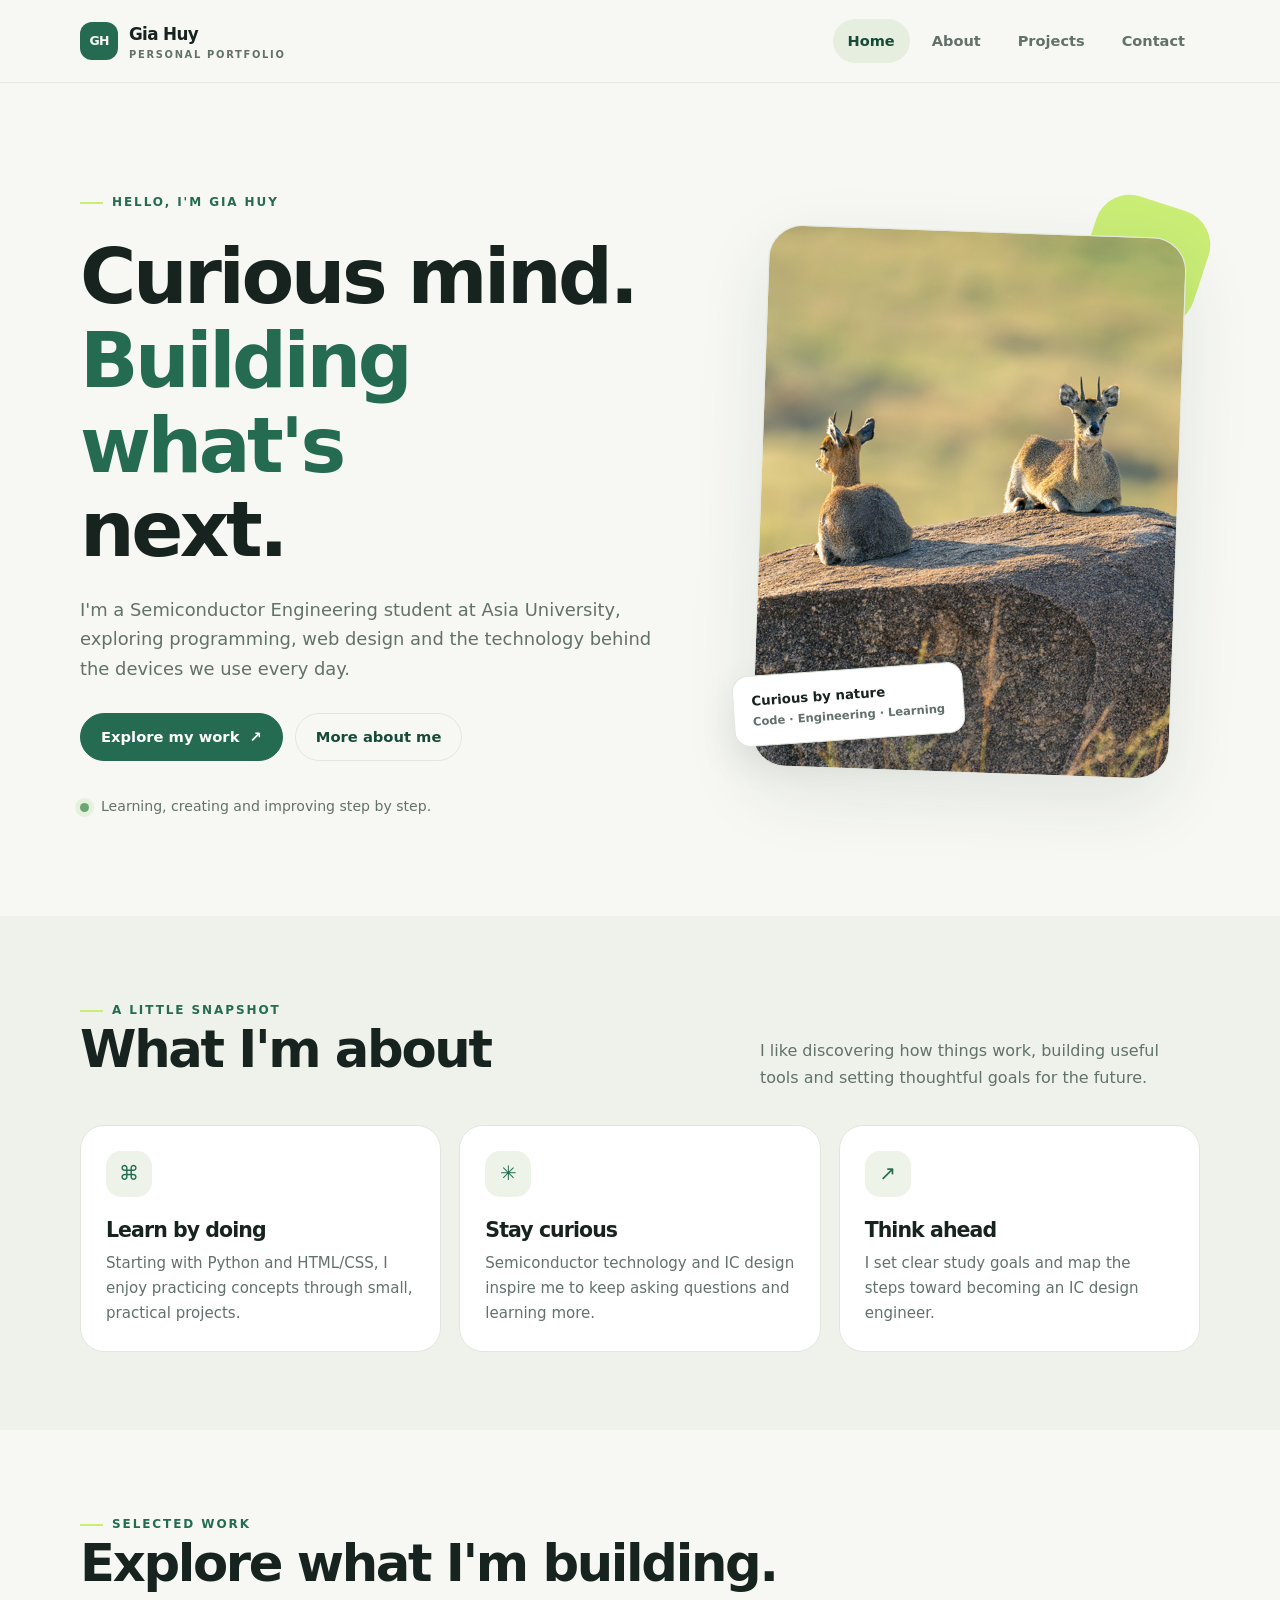
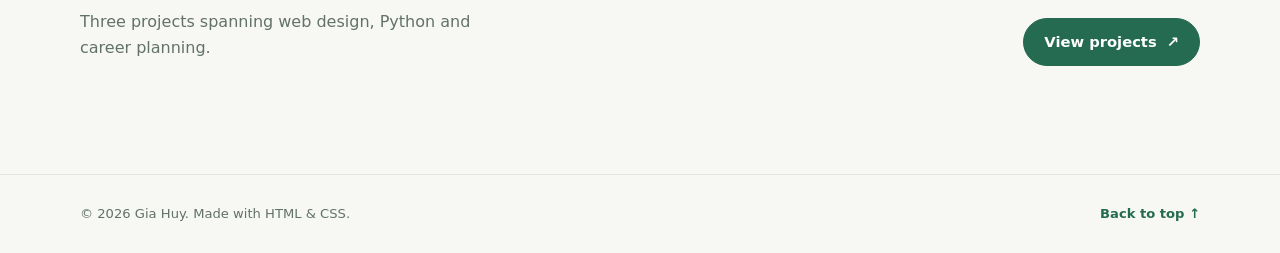
<file: Gia_Huy_Modern_Portfolio/index.html>
<!doctype html>
<html lang="en"><head>
<meta charset="utf-8"><meta name="viewport" content="width=device-width, initial-scale=1">
<title>Gia Huy | Personal Portfolio</title>
<meta name="description" content="Explore Gia Huy’s portfolio: semiconductor engineering, Python projects, web design and career goals."><meta name="theme-color" content="#f7f8f4">
<link rel="icon" type="image/svg+xml" href="assets/icons/favicon.svg"><link rel="stylesheet" href="styles.css">
</head><body>
<header class="site-header">
  <div class="container nav-wrap">
    <a class="brand" href="index.html" aria-label="Gia Huy portfolio homepage"><span class="brand-mark">GH</span><span>Gia Huy<small>Personal Portfolio</small></span></a>
    <nav class="nav-links" aria-label="Main navigation"><a href="index.html" class="active" aria-current="page">Home</a><a href="about.html">About</a><a href="projects.html">Projects</a><a href="contact.html">Contact</a></nav>
  </div>
</header>
<main id="top">
<section class="hero"><div class="container hero-grid">
  <div class="hero-copy">
    <span class="eyebrow">Hello, I'm Gia Huy</span>
    <h1>Curious mind.<br><span class="accent">Building what's</span><br>next.</h1>
    <p class="lead">I'm a Semiconductor Engineering student at Asia University, exploring programming, web design and the technology behind the devices we use every day.</p>
    <div class="hero-actions"><a class="button" href="projects.html">Explore my work <span aria-hidden="true">↗</span></a><a class="button secondary" href="about.html">More about me</a></div>
    <div class="hero-note"><span class="status-dot" aria-hidden="true"></span>Learning, creating and improving step by step.</div>
  </div>
  <div class="portrait-stage"><span class="decor" aria-hidden="true"></span>
    <div class="portrait-card hero-photo"><img src="assets/images/profile-wildlife.jpg" width="1080" height="1920" alt="Two small antelopes resting on a rock in a grassy landscape"></div>
    <div class="float-tag">Curious by nature<span>Code · Engineering · Learning</span></div>
  </div>
</div></section>
<section class="section tinted-section"><div class="container">
  <div class="section-top"><div><span class="eyebrow">A little snapshot</span><h2>What I'm about</h2></div><p>I like discovering how things work, building useful tools and setting thoughtful goals for the future.</p></div>
  <div class="feature-grid">
    <article class="soft-panel feature-card"><div class="feature-icon" aria-hidden="true">⌘</div><h3>Learn by doing</h3><p>Starting with Python and HTML/CSS, I enjoy practicing concepts through small, practical projects.</p></article>
    <article class="soft-panel feature-card"><div class="feature-icon" aria-hidden="true">✳</div><h3>Stay curious</h3><p>Semiconductor technology and IC design inspire me to keep asking questions and learning more.</p></article>
    <article class="soft-panel feature-card"><div class="feature-icon" aria-hidden="true">↗</div><h3>Think ahead</h3><p>I set clear study goals and map the steps toward becoming an IC design engineer.</p></article>
  </div>
</div></section>
<section class="section"><div class="container section-top"><div><span class="eyebrow">Selected work</span><h2>Explore what I'm building.</h2><p>Three projects spanning web design, Python and career planning.</p></div><a class="button" href="projects.html">View projects <span aria-hidden="true">↗</span></a></div></section></main>
<footer class="site-footer"><div class="container footer-wrap"><p>© 2026 Gia Huy. Made with HTML &amp; CSS.</p><a class="footer-top" href="#top">Back to top ↑</a></div></footer>
</body></html>
</file>
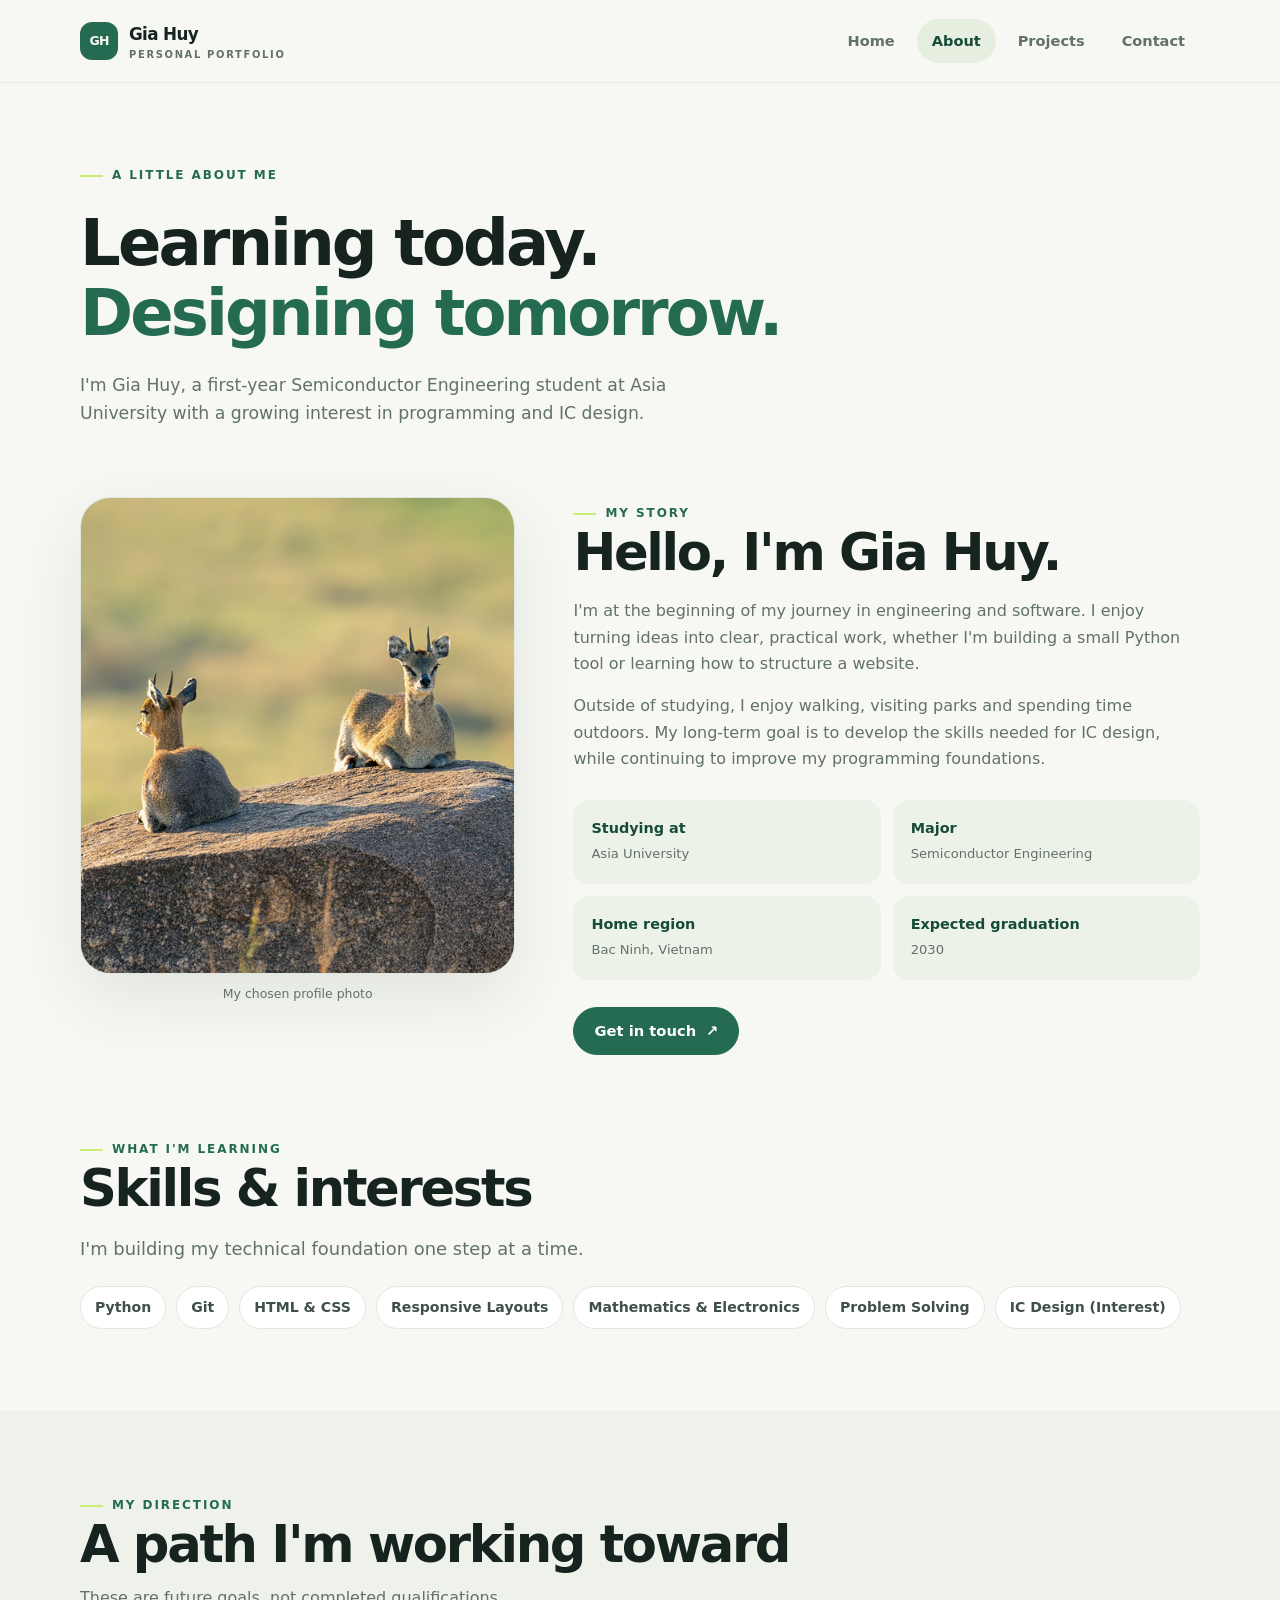
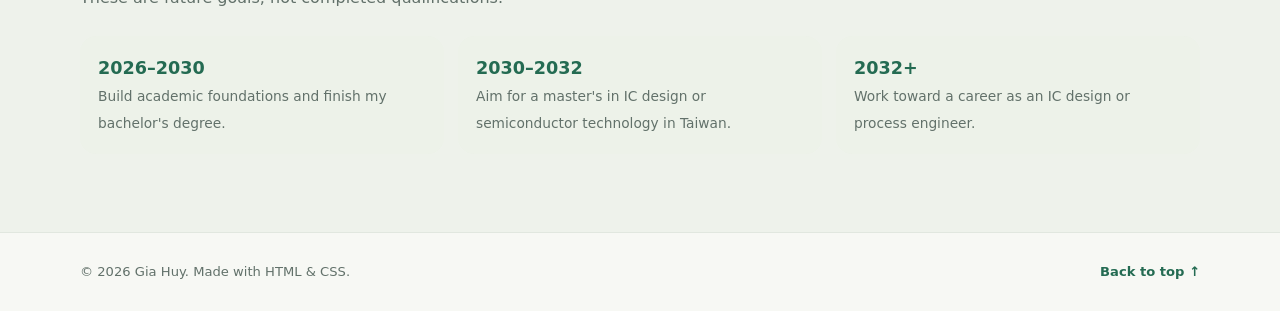
<file: Gia_Huy_Modern_Portfolio/about.html>
<!doctype html>
<html lang="en"><head>
<meta charset="utf-8"><meta name="viewport" content="width=device-width, initial-scale=1">
<title>About Gia Huy | Personal Portfolio</title>
<meta name="description" content="Meet Gia Huy, a Semiconductor Engineering student at Asia University. Discover interests, skills and future IC design goals."><meta name="theme-color" content="#f7f8f4">
<link rel="icon" type="image/svg+xml" href="assets/icons/favicon.svg"><link rel="stylesheet" href="styles.css">
</head><body>
<header class="site-header">
  <div class="container nav-wrap">
    <a class="brand" href="index.html" aria-label="Gia Huy portfolio homepage"><span class="brand-mark">GH</span><span>Gia Huy<small>Personal Portfolio</small></span></a>
    <nav class="nav-links" aria-label="Main navigation"><a href="index.html">Home</a><a href="about.html" class="active" aria-current="page">About</a><a href="projects.html">Projects</a><a href="contact.html">Contact</a></nav>
  </div>
</header>
<main id="top">
<section class="container page-intro"><span class="eyebrow">A little about me</span>
<h1>Learning today.<br><span class="accent">Designing tomorrow.</span></h1><p>I'm Gia Huy, a first-year Semiconductor Engineering student at Asia University with a growing interest in programming and IC design.</p></section>
<section class="container about-grid">
 <div><div class="about-photo"><img src="assets/images/profile-wildlife.jpg" width="1080" height="1920" alt="Wildlife photograph used as Gia Huy's chosen profile image"></div><span class="photo-caption">My chosen profile photo</span></div>
 <div class="about-copy"><span class="eyebrow">My story</span><h2>Hello, I'm Gia Huy.</h2>
 <p>I'm at the beginning of my journey in engineering and software. I enjoy turning ideas into clear, practical work, whether I'm building a small Python tool or learning how to structure a website.</p>
 <p>Outside of studying, I enjoy walking, visiting parks and spending time outdoors. My long-term goal is to develop the skills needed for IC design, while continuing to improve my programming foundations.</p>
 <div class="fact-row"><div class="fact"><strong>Studying at</strong><span>Asia University</span></div><div class="fact"><strong>Major</strong><span>Semiconductor Engineering</span></div><div class="fact"><strong>Home region</strong><span>Bac Ninh, Vietnam</span></div><div class="fact"><strong>Expected graduation</strong><span>2030</span></div></div>
 <a class="button" href="contact.html">Get in touch <span aria-hidden="true">↗</span></a></div>
</section>
<section class="container skill-section"><span class="eyebrow">What I'm learning</span><h2>Skills &amp; interests</h2><p class="lead">I'm building my technical foundation one step at a time.</p>
<div class="skill-list" aria-label="Skills"><span class="skill-chip">Python</span><span class="skill-chip">Git</span><span class="skill-chip">HTML &amp; CSS</span><span class="skill-chip">Responsive Layouts</span><span class="skill-chip">Mathematics &amp; Electronics</span><span class="skill-chip">Problem Solving</span><span class="skill-chip">IC Design (Interest)</span></div></section>
<section class="section tinted-section"><div class="container"><span class="eyebrow">My direction</span><h2>A path I'm working toward</h2><p class="section-note">These are future goals, not completed qualifications.</p>
<div class="milestones"><div class="milestone"><strong>2026–2030</strong><span>Build academic foundations and finish my bachelor's degree.</span></div><div class="milestone"><strong>2030–2032</strong><span>Aim for a master's in IC design or semiconductor technology in Taiwan.</span></div><div class="milestone"><strong>2032+</strong><span>Work toward a career as an IC design or process engineer.</span></div></div></div></section></main>
<footer class="site-footer"><div class="container footer-wrap"><p>© 2026 Gia Huy. Made with HTML &amp; CSS.</p><a class="footer-top" href="#top">Back to top ↑</a></div></footer>
</body></html>
</file>
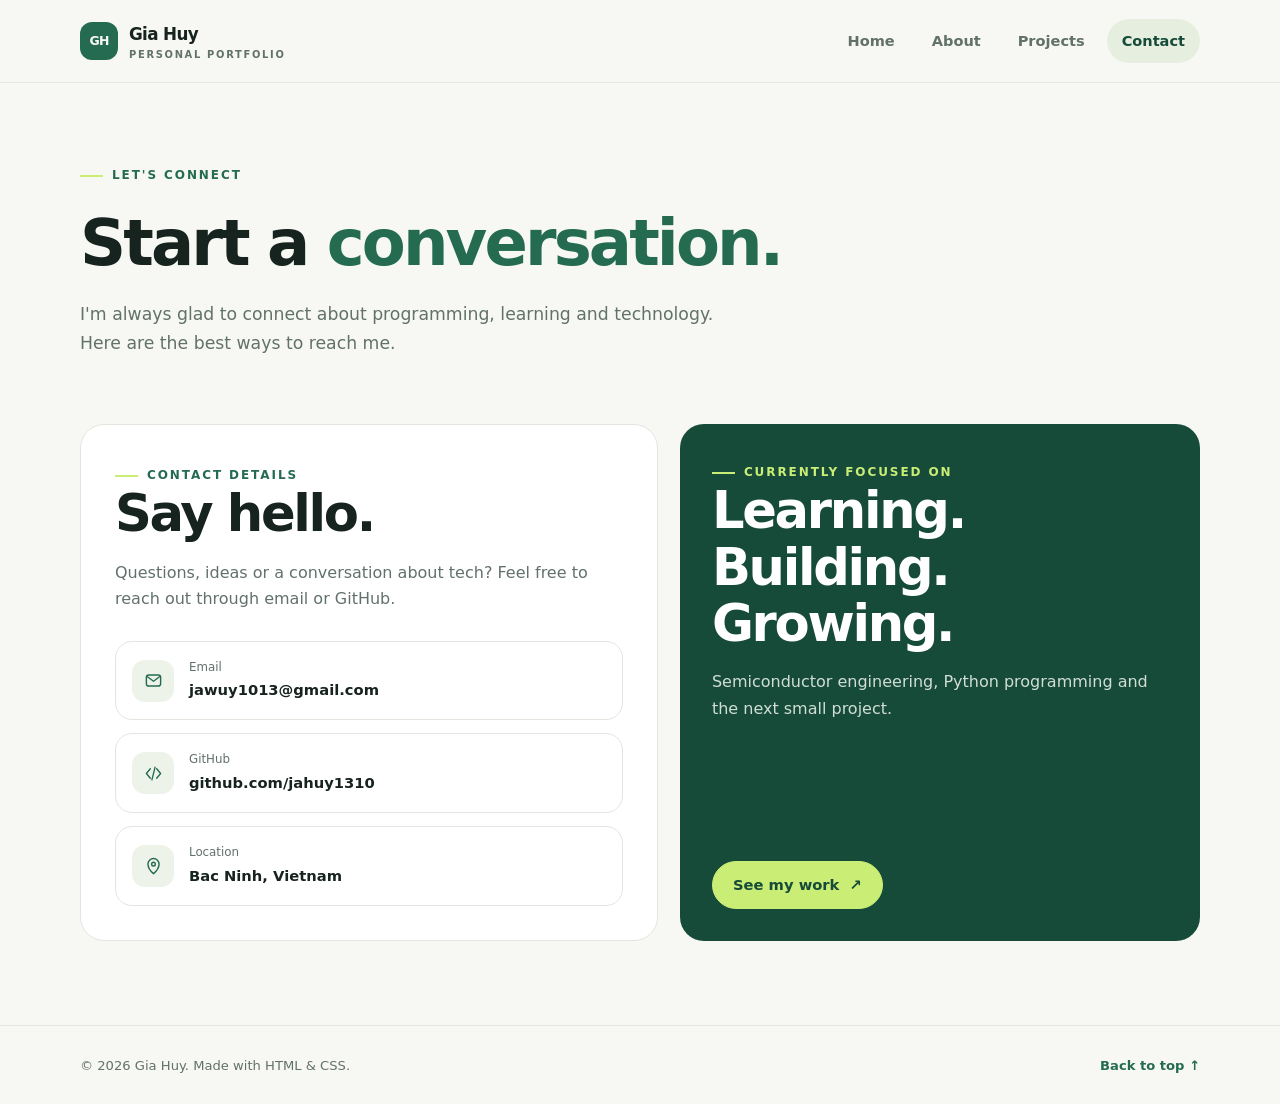
<file: Gia_Huy_Modern_Portfolio/contact.html>
<!doctype html>
<html lang="en"><head>
<meta charset="utf-8"><meta name="viewport" content="width=device-width, initial-scale=1">
<title>Contact Gia Huy | Personal Portfolio</title>
<meta name="description" content="Get in touch with Gia Huy by email or GitHub and explore his software and engineering interests."><meta name="theme-color" content="#f7f8f4">
<link rel="icon" type="image/svg+xml" href="assets/icons/favicon.svg"><link rel="stylesheet" href="styles.css">
</head><body>
<header class="site-header">
  <div class="container nav-wrap">
    <a class="brand" href="index.html" aria-label="Gia Huy portfolio homepage"><span class="brand-mark">GH</span><span>Gia Huy<small>Personal Portfolio</small></span></a>
    <nav class="nav-links" aria-label="Main navigation"><a href="index.html">Home</a><a href="about.html">About</a><a href="projects.html">Projects</a><a href="contact.html" class="active" aria-current="page">Contact</a></nav>
  </div>
</header>
<main id="top">
<section class="container page-intro"><span class="eyebrow">Let's connect</span><h1>Start a <span class="accent">conversation.</span></h1>
<p>I'm always glad to connect about programming, learning and technology. Here are the best ways to reach me.</p></section>
<section class="container contact-layout">
 <div class="soft-panel contact-main"><span class="eyebrow">Contact details</span><h2>Say hello.</h2><p>Questions, ideas or a conversation about tech? Feel free to reach out through email or GitHub.</p>
 <div class="contact-list">
  <a class="contact-item" href="mailto:jawuy1013@gmail.com"><span class="contact-icon" aria-hidden="true"><svg viewBox="0 0 24 24" fill="none" stroke="currentColor" stroke-width="1.8" stroke-linejoin="round"><rect x="3" y="5" width="18" height="14" rx="3"/><path d="m4 7 8 6 8-6"/></svg></span><span><small>Email</small><strong>jawuy1013@gmail.com</strong></span></a>
  <a class="contact-item" href="https://github.com/jahuy1310" target="_blank" rel="noopener noreferrer"><span class="contact-icon" aria-hidden="true"><svg viewBox="0 0 24 24" fill="none" stroke="currentColor" stroke-width="1.7" stroke-linecap="round" stroke-linejoin="round"><path d="M8 6 3 12l5 6M16 6l5 6-5 6M14 4l-4 16"/></svg></span><span><small>GitHub</small><strong>github.com/jahuy1310</strong></span></a>
  <div class="contact-item static"><span class="contact-icon" aria-hidden="true"><svg viewBox="0 0 24 24" fill="none" stroke="currentColor" stroke-width="1.8" stroke-linecap="round"><path d="M12 21s-7-6.1-7-12a7 7 0 0 1 14 0c0 5.9-7 12-7 12Z"/><circle cx="12" cy="9" r="2.3"/></svg></span><span><small>Location</small><strong>Bac Ninh, Vietnam</strong></span></div>
 </div></div>
 <div class="availability-card"><div><span class="eyebrow">Currently focused on</span><h2>Learning.<br>Building.<br>Growing.</h2><p>Semiconductor engineering, Python programming and the next small project.</p></div><a class="button" href="projects.html">See my work <span aria-hidden="true">↗</span></a></div>
</section></main>
<footer class="site-footer"><div class="container footer-wrap"><p>© 2026 Gia Huy. Made with HTML &amp; CSS.</p><a class="footer-top" href="#top">Back to top ↑</a></div></footer>
</body></html>
</file>
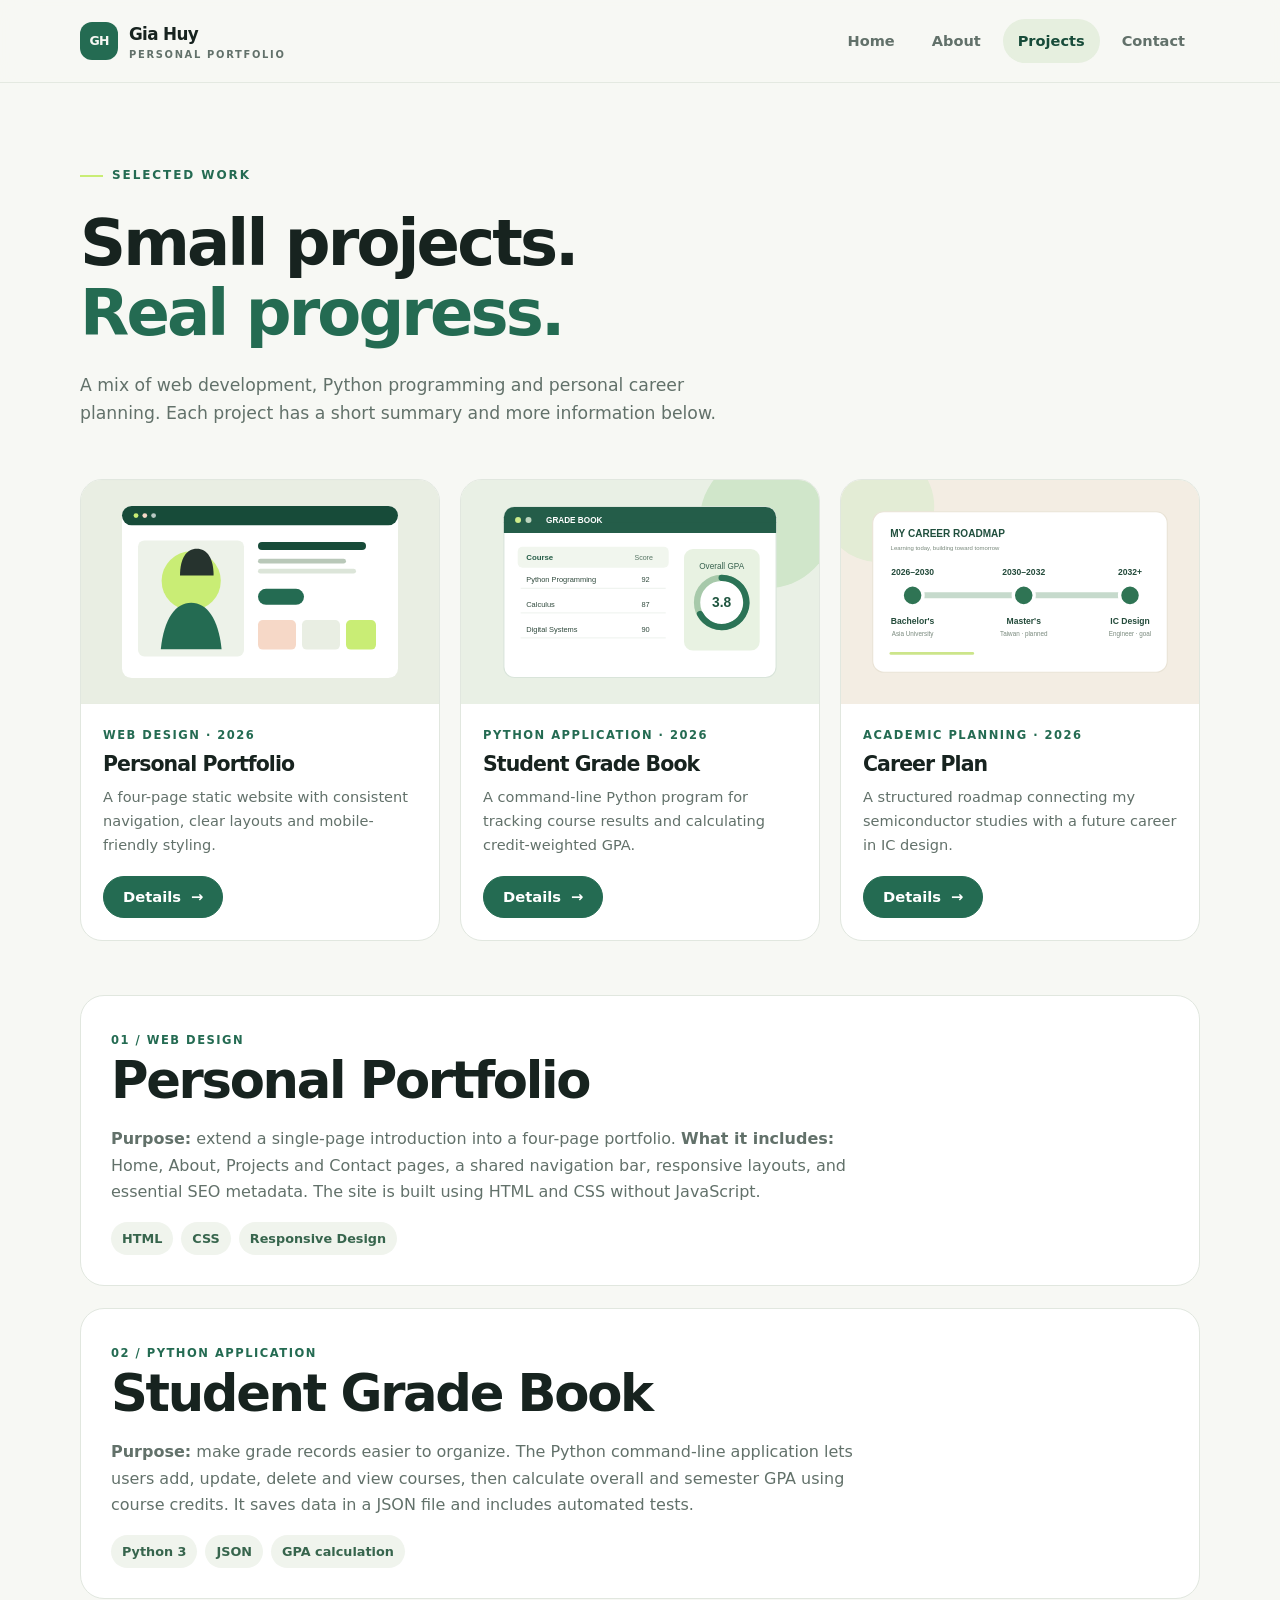
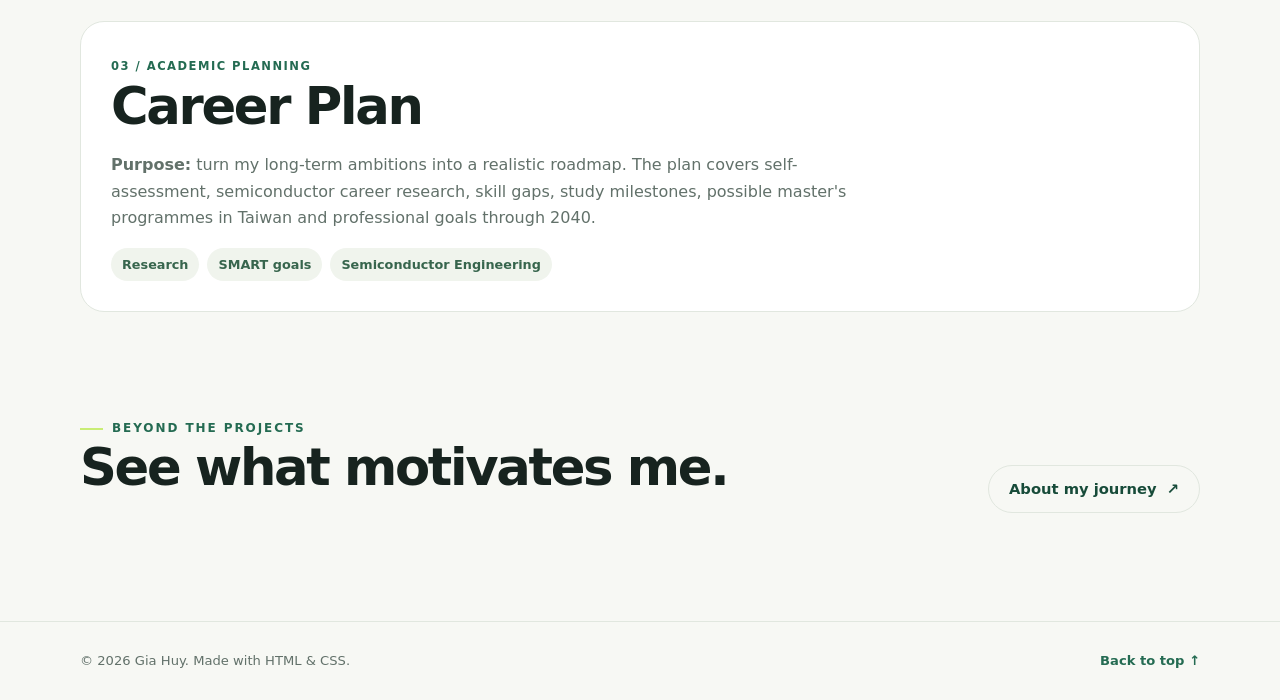
<file: Gia_Huy_Modern_Portfolio/projects.html>
<!doctype html>
<html lang="en"><head>
<meta charset="utf-8"><meta name="viewport" content="width=device-width, initial-scale=1">
<title>Projects | Gia Huy Portfolio</title>
<meta name="description" content="Explore three Gia Huy projects: a responsive personal portfolio, Python Student Grade Book and an IC design career plan."><meta name="theme-color" content="#f7f8f4">
<link rel="icon" type="image/svg+xml" href="assets/icons/favicon.svg"><link rel="stylesheet" href="styles.css">
</head><body>
<header class="site-header">
  <div class="container nav-wrap">
    <a class="brand" href="index.html" aria-label="Gia Huy portfolio homepage"><span class="brand-mark">GH</span><span>Gia Huy<small>Personal Portfolio</small></span></a>
    <nav class="nav-links" aria-label="Main navigation"><a href="index.html">Home</a><a href="about.html">About</a><a href="projects.html" class="active" aria-current="page">Projects</a><a href="contact.html">Contact</a></nav>
  </div>
</header>
<main id="top">
<section class="container page-intro"><span class="eyebrow">Selected work</span><h1>Small projects.<br><span class="accent">Real progress.</span></h1>
<p>A mix of web development, Python programming and personal career planning. Each project has a short summary and more information below.</p></section>
<section class="container project-grid" aria-label="Project cards">
 <article class="project-card"><img src="assets/images/project-portfolio.svg" alt="Illustration of a clean portfolio website layout"><div class="project-content"><span class="project-type">Web design · 2026</span><h3>Personal Portfolio</h3><p>A four-page static website with consistent navigation, clear layouts and mobile-friendly styling.</p><a class="button" href="#project-portfolio">Details <span aria-hidden="true">→</span></a></div></article>
 <article class="project-card"><img src="assets/images/project-gradebook.svg" alt="Illustration of a grade table and GPA result"><div class="project-content"><span class="project-type">Python application · 2026</span><h3>Student Grade Book</h3><p>A command-line Python program for tracking course results and calculating credit-weighted GPA.</p><a class="button" href="#project-gradebook">Details <span aria-hidden="true">→</span></a></div></article>
 <article class="project-card"><img src="assets/images/project-career.svg" alt="Illustration of education and career milestones on a timeline"><div class="project-content"><span class="project-type">Academic planning · 2026</span><h3>Career Plan</h3><p>A structured roadmap connecting my semiconductor studies with a future career in IC design.</p><a class="button" href="#project-career">Details <span aria-hidden="true">→</span></a></div></article>
</section>
<section class="container" aria-label="Project details">
 <article class="soft-panel project-details" id="project-portfolio"><span class="project-type">01 / Web design</span><h2>Personal Portfolio</h2><p><strong>Purpose:</strong> extend a single-page introduction into a four-page portfolio. <strong>What it includes:</strong> Home, About, Projects and Contact pages, a shared navigation bar, responsive layouts, and essential SEO metadata. The site is built using HTML and CSS without JavaScript.</p><div class="detail-tags"><span>HTML</span><span>CSS</span><span>Responsive Design</span></div></article>
 <article class="soft-panel project-details" id="project-gradebook"><span class="project-type">02 / Python application</span><h2>Student Grade Book</h2><p><strong>Purpose:</strong> make grade records easier to organize. The Python command-line application lets users add, update, delete and view courses, then calculate overall and semester GPA using course credits. It saves data in a JSON file and includes automated tests.</p><div class="detail-tags"><span>Python 3</span><span>JSON</span><span>GPA calculation</span></div></article>
 <article class="soft-panel project-details" id="project-career"><span class="project-type">03 / Academic planning</span><h2>Career Plan</h2><p><strong>Purpose:</strong> turn my long-term ambitions into a realistic roadmap. The plan covers self-assessment, semiconductor career research, skill gaps, study milestones, possible master's programmes in Taiwan and professional goals through 2040.</p><div class="detail-tags"><span>Research</span><span>SMART goals</span><span>Semiconductor Engineering</span></div></article>
</section>
<section class="section"><div class="container section-top"><div><span class="eyebrow">Beyond the projects</span><h2>See what motivates me.</h2></div><a href="about.html" class="button secondary">About my journey <span aria-hidden="true">↗</span></a></div></section></main>
<footer class="site-footer"><div class="container footer-wrap"><p>© 2026 Gia Huy. Made with HTML &amp; CSS.</p><a class="footer-top" href="#top">Back to top ↑</a></div></footer>
</body></html>
</file>
<file: Gia_Huy_Modern_Portfolio/styles.css>
/* Personal Portfolio - shared styles for all four pages */
:root {
  --ink: #17231f;
  --muted: #62716a;
  --paper: #f7f8f4;
  --surface: #ffffff;
  --line: #e1e7df;
  --green: #246b52;
  --green-dark: #174b39;
  --lime: #c9ed75;
  --peach: #f6d8c7;
  --shadow: 0 24px 70px rgba(26, 49, 39, .10);
  --radius: 24px;
  --max-width: 1120px;
}

* { box-sizing: border-box; }
html { scroll-behavior: smooth; }
body {
  margin: 0;
  color: var(--ink);
  background: var(--paper);
  font-family: Inter, ui-sans-serif, system-ui, -apple-system, BlinkMacSystemFont, "Segoe UI", sans-serif;
  line-height: 1.65;
}
img { display: block; max-width: 100%; }
a { color: inherit; }
button, a { -webkit-tap-highlight-color: transparent; }
.container { width: min(var(--max-width), calc(100% - 48px)); margin-inline: auto; }

.site-header {
  position: sticky;
  top: 0;
  z-index: 10;
  background: rgba(247, 248, 244, .92);
  border-bottom: 1px solid rgba(225, 231, 223, .85);
  backdrop-filter: blur(14px);
}
.nav-wrap {
  min-height: 82px;
  display: flex;
  align-items: center;
  justify-content: space-between;
  gap: 28px;
}
.brand {
  display: inline-flex;
  align-items: center;
  gap: 11px;
  text-decoration: none;
  font-weight: 800;
  letter-spacing: -.04em;
  font-size: 1.05rem;
}
.brand-mark {
  display: grid;
  place-items: center;
  width: 38px;
  height: 38px;
  color: var(--paper);
  background: var(--green);
  border-radius: 12px;
  font-size: .78rem;
  letter-spacing: -.06em;
}
.brand small {
  display: block;
  color: var(--muted);
  font-size: .62rem;
  font-weight: 650;
  letter-spacing: .17em;
  line-height: 1.2;
  text-transform: uppercase;
}
.nav-links { display: flex; align-items: center; gap: 7px; flex-wrap: wrap; }
.nav-links a {
  padding: 10px 15px;
  border-radius: 999px;
  color: var(--muted);
  font-size: .91rem;
  font-weight: 650;
  text-decoration: none;
  transition: color .2s ease, background .2s ease;
}
.nav-links a:hover { color: var(--green-dark); background: #edf2e9; }
.nav-links a.active, .nav-links a[aria-current="page"] {
  color: var(--green-dark);
  background: #e6efdf;
}

main { min-height: calc(100vh - 160px); }
.eyebrow {
  display: inline-flex;
  align-items: center;
  gap: 9px;
  color: var(--green);
  font-size: .75rem;
  font-weight: 800;
  letter-spacing: .16em;
  text-transform: uppercase;
}
.eyebrow::before { content: ""; width: 23px; height: 2px; background: var(--lime); }
h1, h2, h3, p { margin-top: 0; }
h1, h2, h3 { line-height: 1.1; letter-spacing: -.045em; }
h1 { font-size: clamp(2.7rem, 6vw, 5.25rem); margin: 22px 0 22px; }
h2 { font-size: clamp(2rem, 4vw, 3.25rem); margin-bottom: 18px; }
h3 { font-size: 1.28rem; margin-bottom: 10px; }
.lead { max-width: 620px; color: var(--muted); font-size: 1.12rem; }
.accent { color: var(--green); }

.button {
  display: inline-flex;
  align-items: center;
  justify-content: center;
  gap: 10px;
  min-height: 48px;
  padding: 0 20px;
  border: 1px solid var(--green);
  border-radius: 999px;
  background: var(--green);
  color: white;
  font: inherit;
  font-size: .92rem;
  font-weight: 750;
  text-decoration: none;
  transition: transform .2s ease, background .2s ease, box-shadow .2s ease;
}
.button:hover { transform: translateY(-2px); background: var(--green-dark); box-shadow: 0 10px 24px rgba(36,107,82,.18); }
.button.secondary { color: var(--green-dark); background: transparent; border-color: var(--line); }
.button.secondary:hover { background: white; box-shadow: none; }
.text-link { color: var(--green); font-weight: 750; text-decoration: none; }
.text-link span { display: inline-block; transition: transform .2s ease; }
.text-link:hover span { transform: translateX(4px); }

.hero { padding: 88px 0 82px; }
.hero-grid { display: grid; grid-template-columns: 1.12fr .88fr; align-items: center; gap: 70px; }
.hero-copy { padding: 15px 0; }
.hero-copy .lead { margin-bottom: 30px; }
.hero-actions { display: flex; gap: 12px; flex-wrap: wrap; }
.hero-note { display: flex; align-items: center; gap: 12px; margin-top: 34px; color: var(--muted); font-size: .88rem; }
.status-dot { width: 9px; height: 9px; border-radius: 50%; background: #6ba66e; box-shadow: 0 0 0 5px #e5f0df; }
.portrait-stage { position: relative; padding: 22px; }
.portrait-card {
  position: relative;
  overflow: hidden;
  border: 1px solid #e6e8df;
  border-radius: 34px;
  background: #e9eee3;
  box-shadow: var(--shadow);
  transform: rotate(2deg);
}
.portrait-card img { width: 100%; aspect-ratio: 4 / 4.5; object-fit: cover; }
.float-tag {
  position: absolute;
  left: -5px;
  bottom: 55px;
  padding: 14px 18px;
  border: 1px solid var(--line);
  border-radius: 16px;
  background: white;
  box-shadow: 0 14px 36px rgba(26,49,39,.10);
  font-size: .83rem;
  font-weight: 750;
  transform: rotate(-4deg);
}
.float-tag span { display: block; color: var(--muted); font-size: .72rem; font-weight: 550; }
.decor { position: absolute; z-index: -1; width: 118px; height: 118px; right: -4px; top: -8px; border-radius: 35px; background: var(--lime); transform: rotate(18deg); }

.section { padding: 78px 0; }
.tinted-section { background: #eef2eb; }
.section-top { display: flex; justify-content: space-between; align-items: end; gap: 28px; margin-bottom: 30px; }
.section-top p { max-width: 440px; margin-bottom: 4px; color: var(--muted); }
.soft-panel { border: 1px solid var(--line); border-radius: var(--radius); background: var(--surface); }
.feature-grid { display: grid; grid-template-columns: repeat(3, 1fr); gap: 18px; }
.feature-card { padding: 25px; }
.feature-icon {
  display: grid;
  place-items: center;
  width: 46px;
  height: 46px;
  margin-bottom: 22px;
  border-radius: 15px;
  color: var(--green);
  background: #edf3e8;
  font-size: 1.25rem;
}
.feature-card p { margin: 0; color: var(--muted); font-size: .94rem; }

.page-intro { padding: 76px 0 34px; }
.page-intro h1 { max-width: 780px; font-size: clamp(2.6rem, 5vw, 4.4rem); }
.page-intro p { max-width: 650px; color: var(--muted); font-size: 1.08rem; }
.about-grid { display: grid; grid-template-columns: .82fr 1.18fr; align-items: start; gap: 58px; padding: 18px 0 78px; }
.about-photo { overflow: hidden; border: 1px solid var(--line); border-radius: 30px; background: #e9eee3; box-shadow: var(--shadow); }
.about-photo img { width: 100%; aspect-ratio: 4 / 4.7; object-fit: cover; }
.about-copy p { color: var(--muted); }
.fact-row { display: grid; grid-template-columns: repeat(2, 1fr); gap: 12px; margin: 27px 0; }
.fact { padding: 17px 18px; border-radius: 16px; background: #edf2e9; }
.fact strong { display: block; color: var(--green-dark); font-size: .9rem; }
.fact span { color: var(--muted); font-size: .82rem; }
.skill-section { padding: 0 0 82px; }
.skill-list { display: flex; flex-wrap: wrap; gap: 10px; margin-top: 22px; }
.skill-chip { padding: 9px 14px; border: 1px solid var(--line); border-radius: 999px; background: white; color: #3e5047; font-size: .88rem; font-weight: 650; }

.project-grid { display: grid; grid-template-columns: repeat(3, 1fr); gap: 20px; padding-bottom: 54px; }
.project-card { overflow: hidden; border: 1px solid var(--line); border-radius: 22px; background: white; transition: transform .2s ease, box-shadow .2s ease; }
.project-card:hover { transform: translateY(-5px); box-shadow: var(--shadow); }
.project-card > img { width: 100%; aspect-ratio: 16 / 10; object-fit: cover; background: #e9eee3; }
.project-content { padding: 22px; }
.project-type { color: var(--green); font-size: .72rem; font-weight: 800; letter-spacing: .13em; text-transform: uppercase; }
.project-content p { min-height: 78px; margin-bottom: 18px; color: var(--muted); font-size: .91rem; }
.project-details { padding: 30px; margin-bottom: 22px; scroll-margin-top: 110px; }
.project-details p { max-width: 760px; margin-bottom: 0; color: var(--muted); }

.contact-layout { display: grid; grid-template-columns: 1fr .9fr; gap: 22px; padding: 15px 0 84px; }
.contact-main { padding: 34px; }
.contact-main p { max-width: 510px; color: var(--muted); }
.contact-list { display: grid; gap: 13px; margin-top: 28px; }
.contact-item { display: flex; align-items: center; gap: 15px; padding: 16px; border: 1px solid var(--line); border-radius: 17px; background: white; text-decoration: none; }
.contact-item:hover { border-color: #b5c9b3; }
.contact-icon { display: grid; place-items: center; flex: 0 0 42px; width: 42px; height: 42px; border-radius: 13px; background: #edf3e8; color: var(--green); }
.contact-icon svg { width: 19px; height: 19px; }
.contact-item small { display: block; color: var(--muted); font-size: .74rem; }
.contact-item strong { font-size: .92rem; overflow-wrap: anywhere; }
.availability-card { display: flex; flex-direction: column; justify-content: space-between; min-height: 320px; padding: 32px; border-radius: var(--radius); background: var(--green-dark); color: white; }
.availability-card p { color: #d0ded6; }
.availability-card .eyebrow { color: var(--lime); }
.availability-card .button { align-self: flex-start; color: var(--green-dark); border-color: var(--lime); background: var(--lime); }

.site-footer { border-top: 1px solid var(--line); }
.footer-wrap { min-height: 78px; display: flex; align-items: center; justify-content: space-between; gap: 16px; color: var(--muted); font-size: .82rem; }
.footer-wrap p { margin: 0; }
.footer-top { color: var(--green); font-weight: 750; text-decoration: none; }

@media (max-width: 850px) {
  .hero-grid { gap: 35px; }
  .about-grid { gap: 34px; }
  .project-grid { grid-template-columns: repeat(2, 1fr); }
  .contact-layout { grid-template-columns: 1fr; }
}
@media (max-width: 640px) {
  .container { width: min(100% - 32px, var(--max-width)); }
  .nav-wrap { min-height: 76px; align-items: flex-start; flex-direction: column; justify-content: center; gap: 10px; padding: 14px 0; }
  .nav-links { width: 100%; gap: 3px; }
  .nav-links a { padding: 8px 11px; font-size: .82rem; }
  .hero { padding: 55px 0 56px; }
  .hero-grid { grid-template-columns: 1fr; gap: 28px; }
  .hero-copy { padding: 0; }
  h1 { font-size: clamp(2.55rem, 13vw, 4rem); }
  .portrait-stage { max-width: 430px; margin: auto; padding: 10px 18px 20px; }
  .float-tag { left: -2px; bottom: 42px; }
  .section { padding: 58px 0; }
  .section-top { display: block; }
  .section-top p { margin-top: 12px; }
  .feature-grid { grid-template-columns: 1fr; }
  .page-intro { padding: 54px 0 22px; }
  .about-grid { grid-template-columns: 1fr; padding-bottom: 58px; }
  .about-photo { max-width: 430px; }
  .fact-row { grid-template-columns: 1fr 1fr; }
  .skill-section { padding-bottom: 60px; }
  .project-grid { grid-template-columns: 1fr; padding-bottom: 35px; }
  .project-content p { min-height: 0; }
  .project-details { padding: 23px; }
  .contact-layout { padding-bottom: 58px; }
  .contact-main, .availability-card { padding: 25px; }
  .footer-wrap { min-height: 90px; align-items: flex-start; flex-direction: column; justify-content: center; padding: 17px 0; }
}

@media (prefers-reduced-motion: reduce) {
  html { scroll-behavior: auto; }
  *, *::before, *::after { transition-duration: .01ms !important; }
}

/* Gia Huy portfolio refinements */
:focus-visible { outline: 3px solid #80b48d; outline-offset: 4px; }
.hero-photo img { object-position: center 23%; }
.about-photo img { object-position: center 22%; }
.photo-caption { display: block; margin-top: 10px; color: var(--muted); font-size: .78rem; text-align: center; }
.section-note { margin: -5px 0 25px; color: var(--muted); }
.project-content { display:flex; flex-direction: column; min-height: 236px; }
.project-content h3 { margin-top: 8px; }
.project-content p { flex: 1; min-height: 0; }
.project-content .button { align-self: flex-start; min-height: 42px; padding-inline: 19px; }
.project-details { scroll-margin-top: 125px; }
.project-details:target { border-color: #9ac2a6; box-shadow: 0 10px 35px rgba(36,107,82,.09); }
.detail-tags { display: flex; gap: 8px; flex-wrap: wrap; margin-top: 16px; }
.detail-tags span { display:inline-block; padding: 6px 11px; background: #f0f4ed; color: #37654d; border-radius: 99px; font-size: .8rem; font-weight: 650; }
.milestones { display: grid; grid-template-columns: repeat(3, 1fr); gap: 14px; margin-top: 25px; }
.milestone { padding: 18px; background: #edf2e9; border-radius: 16px; }
.milestone strong { display: block; color: var(--green); font-size: 1.1rem; }
.milestone span { font-size: .86rem; color: var(--muted); }
.contact-item.static { cursor: default; }
.contact-item.static:hover { border-color: var(--line); }
.photo-note { color: var(--muted); font-size: .8rem; }
.site-footer a:hover { text-decoration: underline; }
@media (max-width: 640px) {
  .project-content { min-height: auto; }
  .milestones { grid-template-columns: 1fr; }
  .hero-photo img { object-position: center 23%; }
}
@media (max-width: 640px) {
  .portrait-stage .decor { right: 12px; }
}
/* Keep a portrait-format source photograph contained within the hero card. */
.portrait-card.hero-photo img { height: 540px; aspect-ratio: auto; object-fit: cover; }
.about-photo img { height: 475px; aspect-ratio: auto; object-fit: cover; }
@media (max-width: 640px) {
  .portrait-card.hero-photo img { height: 420px; }
  .about-photo img { height: 420px; }
}
</file>
